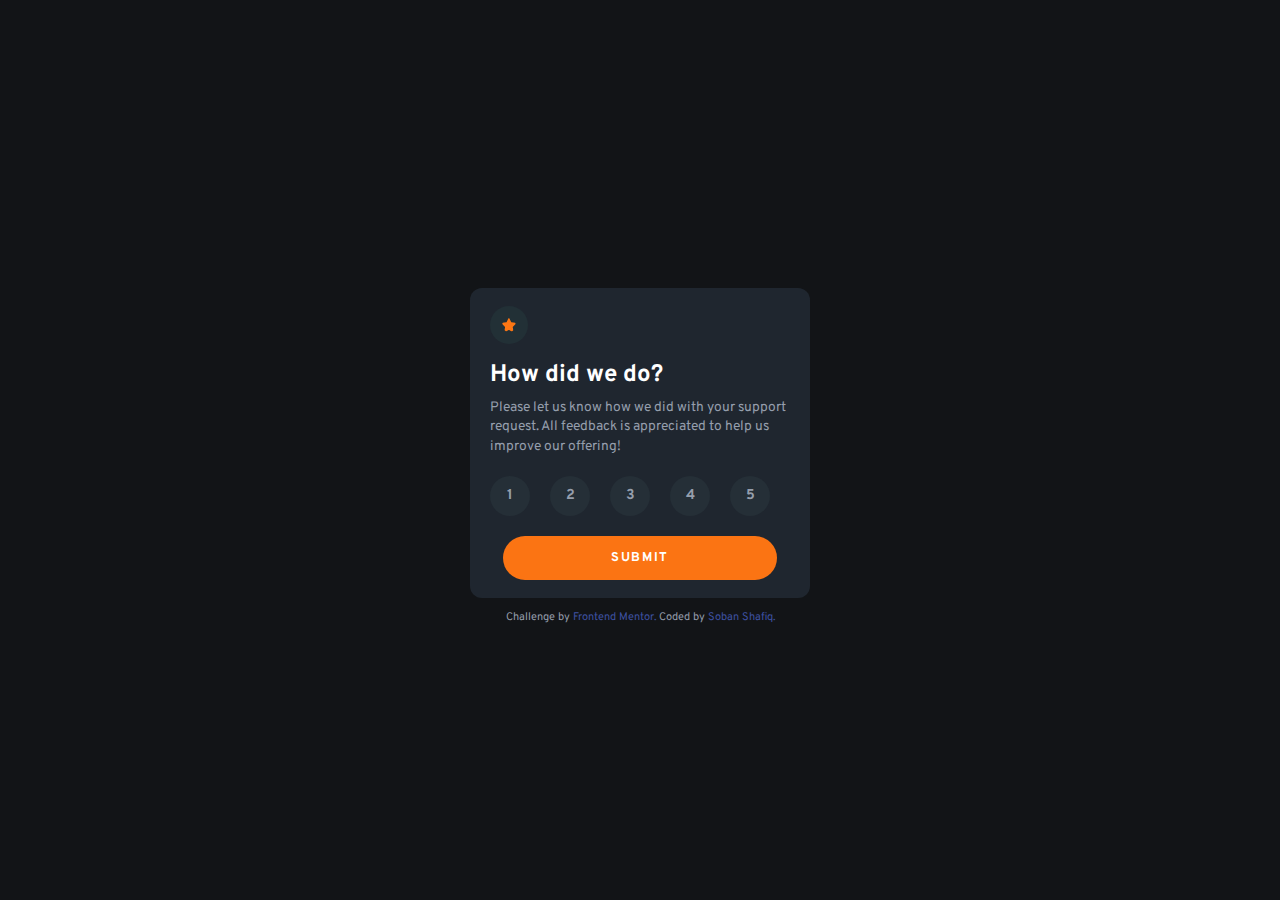
<file: interactive-rating-component/index.html>
<!DOCTYPE html>
<html lang="en">
<head>
  <meta charset="UTF-8">
  <meta name="viewport" content="width=device-width, initial-scale=1.0"> <!-- displays site properly based on user's device -->

  <link rel="icon" type="image/png" sizes="32x32" href="./images/favicon-32x32.png">
  
  <title>Frontend Mentor | Interactive rating component</title>

  <!-- FONTS -->
  <link rel="preconnect" href="https://fonts.googleapis.com">
  <link rel="preconnect" href="https://fonts.gstatic.com" crossorigin>
  <link href="https://fonts.googleapis.com/css2?family=Overpass:wght@100;200;300;400;500;600;700;800;900&display=swap" rel="stylesheet">

  <!-- LINKS -->
  <link rel="stylesheet" href="style.css">
  <style>
    .attribution { font-size: 11px; text-align: center; }
    .attribution a { color: hsl(228, 45%, 44%); }
  </style>
</head>
<body>

  <!-- Rating state start -->

  <div class="box">
    <img src="./images/icon-star.svg" alt="star icon" class="star-icon">
    <div class="text-box">
      <h1 class="heading">How did we do?</h1>
      <p class="message">Please let us know how we did with your support request. All feedback is appreciated to help us improve our offering!</p>
    </div>
    <div class="rating-box">
      <span class="rating rating1">1</span>
      <span class="rating rating2">2</span>
      <span class="rating rating3">3</span>
      <span class="rating rating4">4</span>
      <span class="rating rating5">5</span>
    </div>
    <a href="#" class="button">Submit</a>

  </div>


  <!-- Rating state end -->

  <!-- Thank you state start -->
  
  <div class="thanks-box hidden">

    <img src="./images/illustration-thank-you.svg" alt="illustration" class="illustration">

    <p class="rated-msg">You selected <span class="rated"></span> out of 5</p>

    <h2 class="thanks-text">Thank you!</h2>

    <p class="thanks-msg">We appreciate you taking the time to give a rating. If you ever need more support, 
      don't hesitate to get in touch!</p>
 
</div>
  <!-- Thank you state end -->

  
  <div class="attribution">
    <p>Challenge by <a href="https://www.frontendmentor.io?ref=challenge" target="_blank">Frontend Mentor.</a> Coded by <a href="https://github.com/the-soban">Soban Shafiq.</a></p> 
  </div>

  <script src="./index.js"></script>
</body>
</html>
</file>
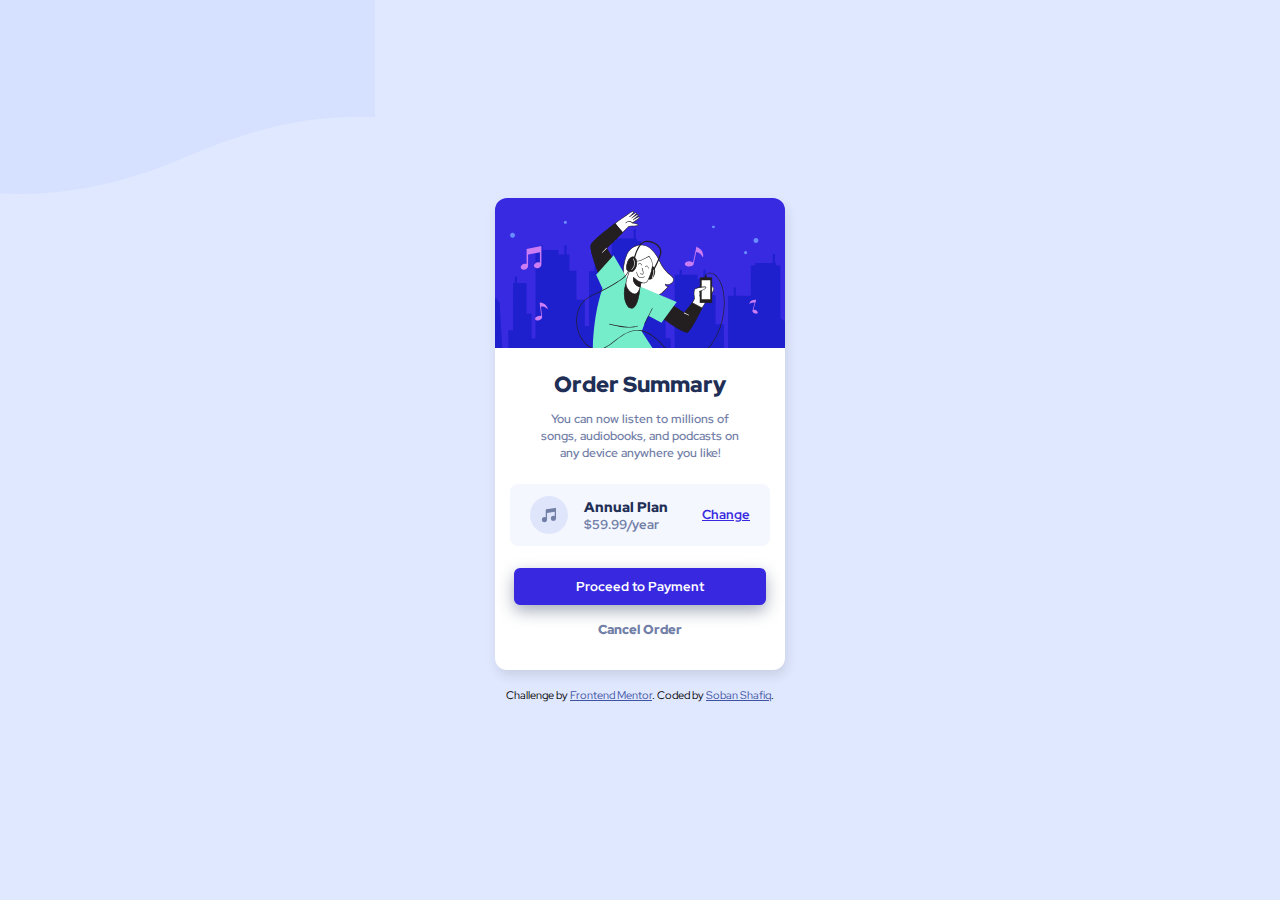
<file: order-summary-component-main/index.html>
<!DOCTYPE html>
<html lang="en">
<head>
  <meta charset="UTF-8">
  <meta name="viewport" content="width=device-width, initial-scale=1.0"> <!-- displays site properly based on user's device -->

  <link rel="icon" type="image/png" sizes="32x32" href="./images/favicon-32x32.png">
  
  <title>Frontend Mentor | Order summary card</title>

  <!-- FONTS -->
  <link rel="preconnect" href="https://fonts.googleapis.com">
  <link rel="preconnect" href="https://fonts.gstatic.com" crossorigin>
  <link href="https://fonts.googleapis.com/css2?family=Red+Hat+Display:wght@300;400;600;700;800;900&display=swap" rel="stylesheet">

  <!-- CSS FILE -->
  <link rel="stylesheet" href="style.css">

  <!-- Feel free to remove these styles or customise in your own stylesheet 👍 -->
  <style>
    .attribution { font-size: 11px; text-align: center; }
    .attribution a { color: hsl(228, 45%, 44%); }
  </style>
</head>
<body>

  <main class="main-box">


    <section class="image-box">
    </section>

    <section class="text-box">
      <h1 class="heading">Order Summary</h1>

      <p class="desc">You can now listen to millions of songs, audiobooks, and podcasts on any 
      device anywhere you like!</p>
    </section>

    <section class="plan-box">
      <img class="plan-icon" src="./images/icon-music.svg" alt="music icon">
      <div class="plan-desc">
        <h3 class="desc-heading">Annual Plan</h3>
        <p class="desc-price">$59.99/year</p>
      </div>
      <a href="#" class="plan-link">Change</a>
    </section>

    <section class="buttons-section">
      <a href="#" class="payment-btn">Proceed to Payment</a>
      <a href="#" class="cancel-btn">Cancel Order</a>
    </section>


  </main>

  
  <div class="attribution">
    Challenge by <a href="https://www.frontendmentor.io?ref=challenge" target="_blank">Frontend Mentor</a>. 
    Coded by <a href="https://www.frontendmentor.io/profile/the-soban">Soban Shafiq</a>.
  </div>

</body>
</html>
</file>
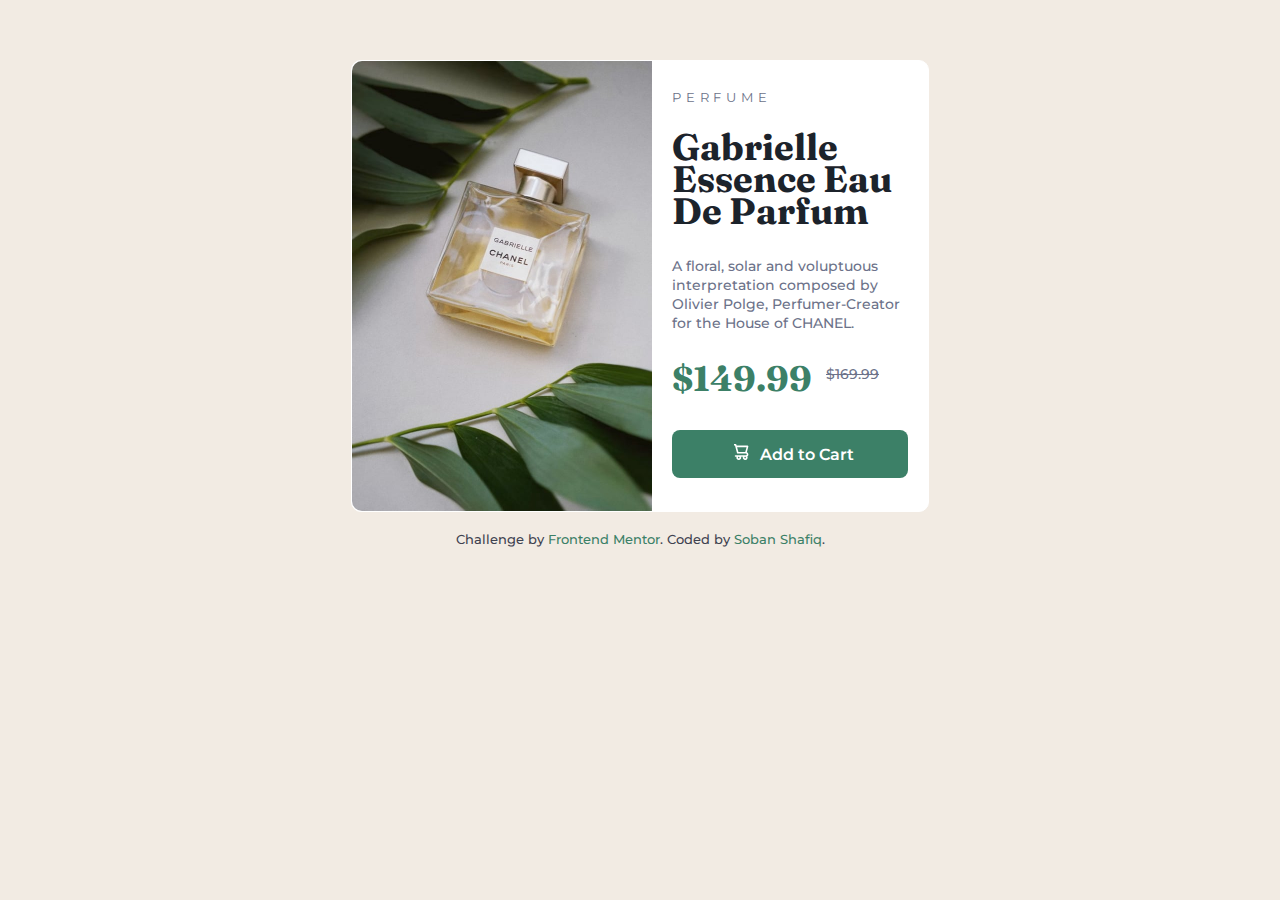
<file: product-preview-card-component-main/index.html>
<!DOCTYPE html>
<html lang="en">
<head>
  <meta charset="UTF-8">
  <meta name="viewport" content="width=device-width, initial-scale=1.0"> <!-- displays site properly based on user's device -->

  <link rel="preconnect" href="https://fonts.googleapis.com">
  <link rel="preconnect" href="https://fonts.gstatic.com" crossorigin>
  <link href="https://fonts.googleapis.com/css2?family=Montserrat:wght@100;200;300;400;500;600;700;800;900&display=swap" rel="stylesheet">

  <link rel="preconnect" href="https://fonts.googleapis.com">
  <link rel="preconnect" href="https://fonts.gstatic.com" crossorigin>
  <link href="https://fonts.googleapis.com/css2?family=Fraunces:wght@100;200;300;400;500;600;700;800;900&display=swap" rel="stylesheet">

  <link rel="icon" type="image/png" sizes="32x32" href="./images/favicon-32x32.png">

  <title>Frontend Mentor | Product preview card component</title>

  <!-- Feel free to remove these styles or customise in your own stylesheet 👍 -->
  <style>
    .attribution { font-size: 11px; text-align: center; }
    .attribution a { color: hsl(228, 45%, 44%); }

    body{
      padding: 0px;
      margin: 0px;
      background-color: hsl(30, 38%, 92%);
    }
    
    #container{
      width: 45%;
      min-width: 44%;
      max-width: 45%;
      display: flex;
      flex-direction: row;
      margin: 60px auto 10px auto;
      border: 1px solid white;
      border-radius: 10px;
      background-color: hsl(0, 0%, 100%);
    }

    .image{
      border-radius: 10px 0px 0px 10px;
      height: 100%;
      width: 300px;

    }

    .product_details{
      padding: 20px;
    }

    .heading{
      font-family: 'Montserrat', sans-serif;
      font-size: 0.8rem;
      font-weight: 400;
      text-transform: uppercase;
      letter-spacing: 0.3rem;
      color: hsl(228, 12%, 48%);
    }

    .title{
      font-family: 'Fraunces';
      font-size: 2.3rem;
      line-height: 2.0rem;
      font-weight: 700;
      color: hsl(212, 21%, 14%);
      margin: 26px auto 30px auto;
    }
    
    .description{
      font-family: 'Montserrat';
      font-size: 14px;
      font-weight: 500;
      line-height: 1.2rem;
      color: hsl(228, 12%, 48%);
      justify-content: left;
    }

    .price{
      display: flex;
      /* flex-direction: column; */
      align-items: center;
      margin-top: 0px;
    }

    .current_price{
      color: hsl(158, 36%, 37%);
      font-family: 'Fraunces';
      font-size: 2.2rem;
      font-weight: 700;
      margin-top: 10px;
    }
    
    .old_price{
      color: hsl(228, 12%, 48%);
      font-family: 'Montserrat';
      font-size: 14px;
      font-weight: 500;
      text-decoration: line-through;
      margin-left: 14px;
    }
    
    .cart_btn>img{
      color: hsl(0, 0%, 100%);
      margin-right: 4px;
    }
    
    .cart_btn{
      background-color: hsl(158, 36%, 37%);
      border: 0px;
      border-radius: 8px;
      margin: 30px auto 10px auto;
      padding: 14px 0;
      width: 100%;
      text-align: center;
      vertical-align:middle;
      transition: 0.2s ease-out all;
    }

    .cart_btn:hover{
      background-color: hsl(158, 50%, 15%);
      cursor: pointer;
    }

    .cart_btn>span{
      color: hsl(0, 0%, 100%);
      font-family: 'Montserrat';
      font-size: 1rem;
      font-weight: 600;
      /* line-height: 0.5rem; */
      position: relative;
      top: 50%;
      left: 3%;
    }
    
    .attribution{
      margin-top: 20px;
      font-family: 'Montserrat';
      font-size: 0.8rem;
      font-weight: 500;
      color: hsl(228, 12%, 28%);
    }

    .attribution>a{
      text-decoration: none;
      color: hsl(158, 36%, 37%);
    }

    @media screen and (max-width: 375px) {
  body {
    background-color: hsl(30, 38%, 92%);
    text-align: center;
    margin: 0;
    padding: 0;
  }

  #container{
    width: 82%;
    min-width: 82%;
    min-height: 545px;
    display: flex;
    flex-direction: column;
    align-items: center;
    /* justify-content: center; */
    margin: 60px auto 0 auto;
  }

  .image{
    /* width: 290px; */
    height: 180px;
    object-fit: cover;
    object-position: center;
    padding: 0;
    border-radius: 10px 10px 0px 0px;
    overflow: hidden;
  }

  .product_details{
    padding: 24px;

  }

  .heading{
    font-family: 'Montserrat', sans-serif;
    font-size: 0.8rem;
    text-align: start;
    font-weight: 500;
    text-transform: uppercase;
    letter-spacing: 0.3rem;
    color: hsl(228, 12%, 48%);
  }
  
  .title{
    text-align: start;
    font-size: 1.7rem;
    line-height: 1.7rem;
    margin: 18px auto 14px auto;
  }
  
  .description{
    text-align: start;
  }

  .current_price{
    font-size: 2.0rem;
    margin-top: 16px;
  }

  .cart_btn{
    margin: 14px auto 0 auto;
  }

  .attribution{
    font-size: 0.7rem;;
  }

}

    

  </style>
</head>
<body>

  <main id="container">
    <img class="image" src="./images/image-product-desktop.jpg" alt="perfume image">

    <div class="product_details">
  <h1 class="heading">Perfume</h1>

  <h2 class="title">Gabrielle Essence Eau De Parfum</h2>
  
      <p class="description">A floral, solar and voluptuous interpretation composed by Olivier Polge, Perfumer-Creator for the House of CHANEL.</p>
  

      <div class="price">
        <span class="current_price">$149.99</span>
        <span class="old_price">$169.99</span>
</div>

<button class="cart_btn"><img src="./images/icon-cart.svg" alt="cart icon"><span>Add to Cart</span></button>
  
</div>  
</main>  
  <div class="attribution">
    Challenge by <a href="https://www.frontendmentor.io?ref=challenge" target="_blank">Frontend Mentor</a>. 
    Coded by <a href="https://www.frontendmentor.io/profile/the-soban" target="_blank">Soban Shafiq</a>.
  </div>

</body>
</html>
</file>
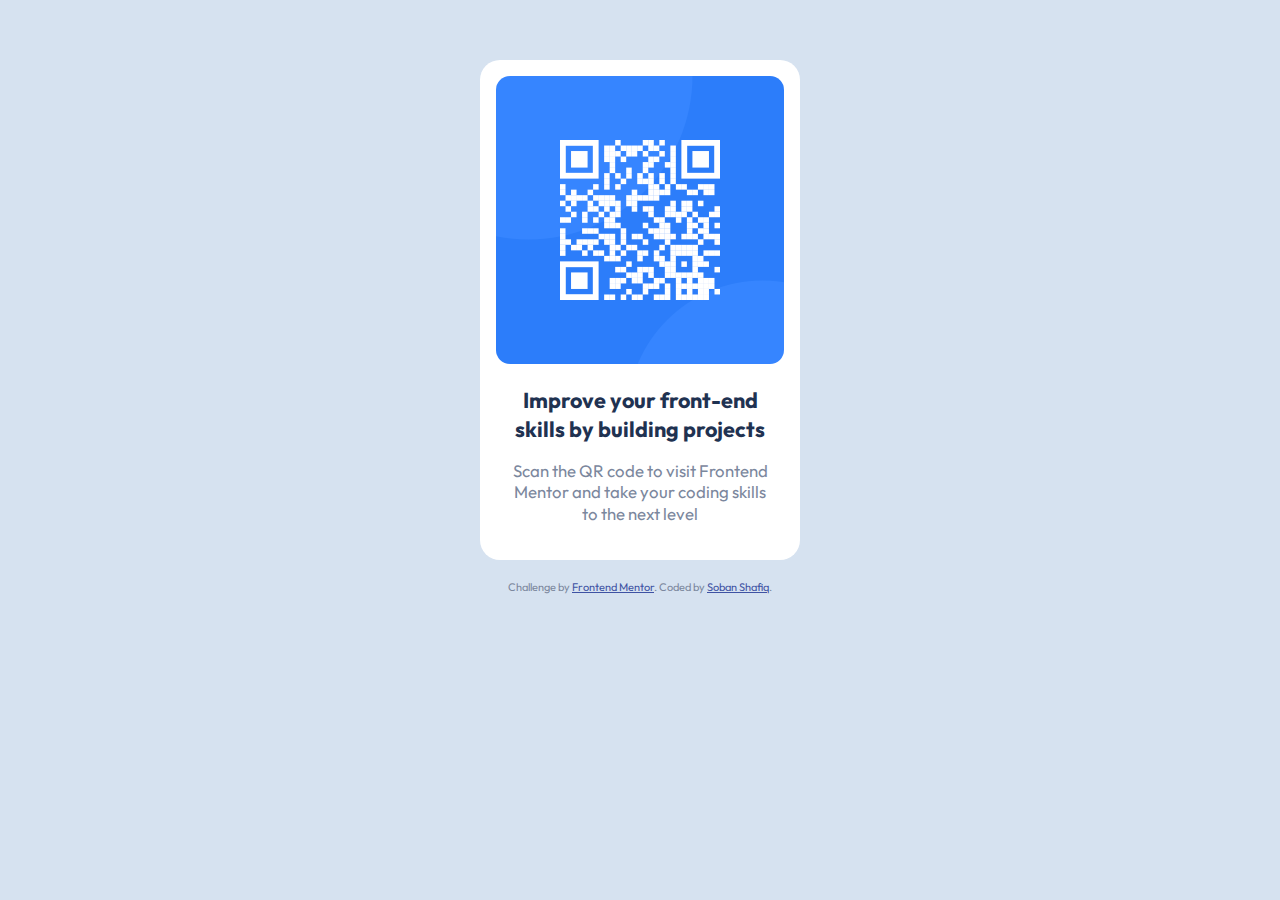
<file: qr-code-component-main/index.html>
<!DOCTYPE html>
<html lang="en">
<head>
  <meta charset="UTF-8">
  <meta name="viewport" content="width=device-width, initial-scale=1.0"> <!-- displays site properly based on user's device -->

  <link rel="icon" type="image/png" sizes="32x32" href="./images/favicon-32x32.png">
  <link rel="stylesheet" href="style.css">

  <!-- Add Fonts -->
  <link rel="preconnect" href="https://fonts.googleapis.com">
  <link rel="preconnect" href="https://fonts.gstatic.com" crossorigin>
  <link href="https://fonts.googleapis.com/css2?family=Outfit:wght@100;200;300;400;500;600;700;800;900&display=swap" rel="stylesheet">

  
  <title>Frontend Mentor | QR code component</title>

  <!-- Feel free to remove these styles or customise in your own stylesheet 👍 -->
  <style>
    .attribution { font-size: 11px; text-align: center; }
    .attribution a { color: hsl(228, 45%, 44%); }
  </style>
</head>
<body>

  <main class="wrapper">
    <img class="qr-image" src="./images/image-qr-code.png" alt="QR Code">
    <div class="text-box">
      <h3 class="heading">Improve your front-end skills by building projects</h3>
      <p class="info">Scan the QR code to visit Frontend Mentor and take your coding skills to the next level</p>
    </div>
  </main>

   <div class="attribution">
    Challenge by <a href="https://www.frontendmentor.io?ref=challenge" target="_blank">Frontend Mentor</a>. 
    Coded by <a href="#">Soban Shafiq</a>.
 </div> 
</body>
</html>
</file>
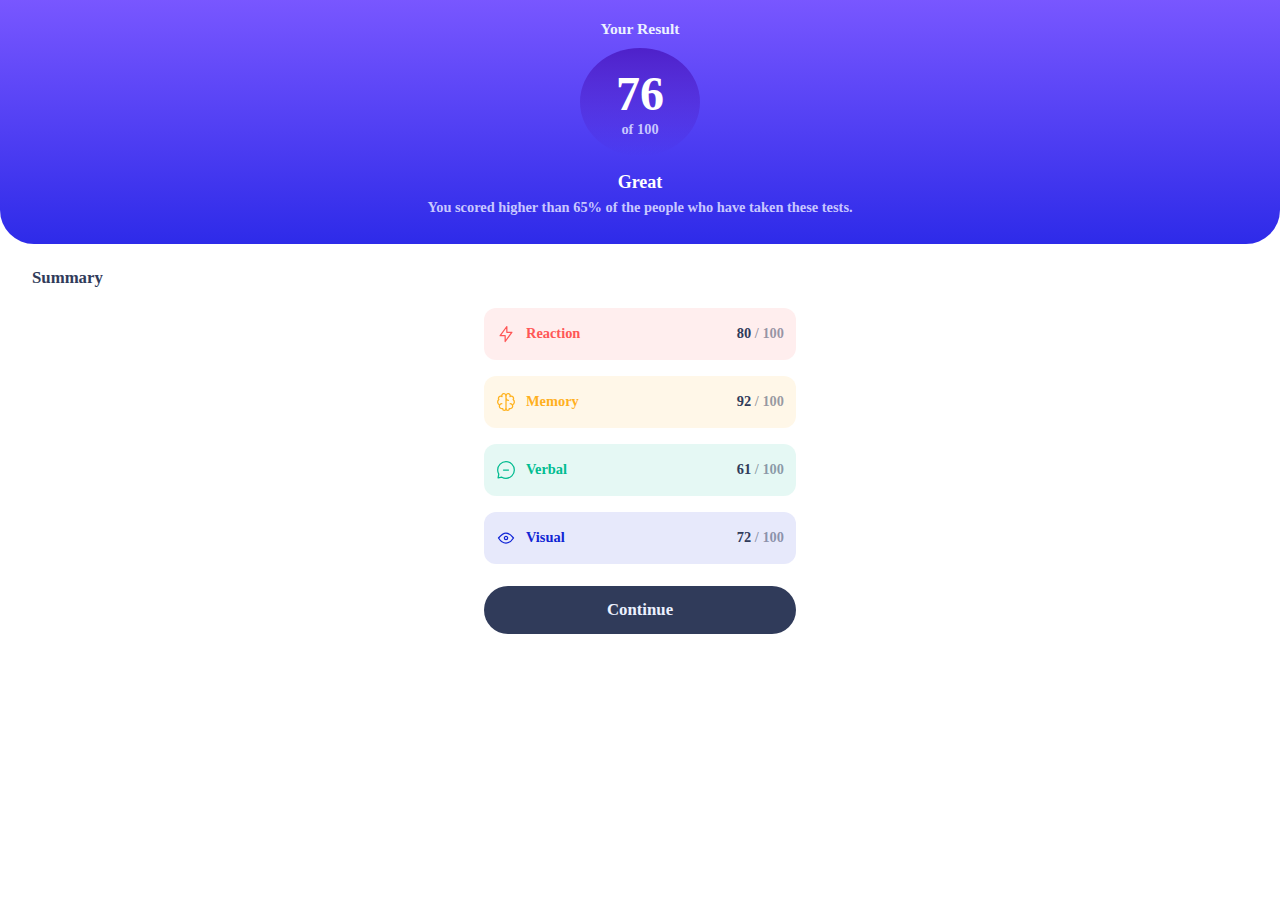
<file: results-summary-component-main/index.html>
<!DOCTYPE html>
<html lang="en">
<head>
  <meta charset="UTF-8">
  <meta name="viewport" content="width=device-width, initial-scale=1.0"> <!-- displays site properly based on user's device -->

  <link rel="icon" type="image/png" sizes="32x32" href="./assets/images/favicon-32x32.png">
  
  <title>Frontend Mentor | Results summary component</title>

  <link rel="stylesheet" href="style.css">

  <!-- Feel free to remove these styles or customise in your own stylesheet 👍 -->
  <style>
    .attribution { font-size: 11px; text-align: center; }
    .attribution a { color: hsl(228, 45%, 44%); }
  </style>
</head>
<body>
 <main class="main-box">
  <div class="upper-box">
    <p class="result-heading">Your Result</p>
    <div class="circle">
    <span>76</span>
    <span>of 100</span>
  </div>

  <p class="great-heading">Great</p>
  <p class="info-text">You scored higher than 65% of the people who have taken these tests.</p>
  </div>

  <div class="lower-box">
    <h3 class="summary-heading">Summary</h3>

    <div class="score-box score-box1">
      <div class="left-box left-box1">
        <img src="./assets/images/icon-reaction.svg" class="icon"><p class="type">Reaction</p>
      </div>
      <p class="score">80 <span>/ 100</span></p>
    </div>

    <div class="score-box score-box2">
      <div class="left-box left-box2">
        <img src="./assets/images/icon-memory.svg" class="icon"><p class="type">Memory</p>
      </div>
      <p class="score">92 <span>/ 100</span></p>
    </div>

    <div class="score-box score-box3">
      <div class="left-box left-box3">
        <img src="./assets/images/icon-verbal.svg" class="icon"><p class="type">Verbal</p>
      </div>
      <p class="score">61 <span>/ 100</span></p>
    </div>

    <div class="score-box score-box4">
      <div class="left-box left-box4">
        <img src="./assets/images/icon-visual.svg" class="icon"><p class="type">Visual</p>
      </div>
      <p class="score">72 <span>/ 100</span></p>
    </div>

      <a class="button">Continue</a>
  
  </div>
  
  
</main>

  <!-- <div class="attribution">
    Challenge by <a href="https://www.frontendmentor.io?ref=challenge" target="_blank">Frontend Mentor</a>. 
    Coded by <a href="#">Your Name Here</a>.
  </div> -->

</body>
</html>
</file>
<file: interactive-rating-component/style.css>
*{
    margin: 0;
    padding: 0;
    box-sizing: border-box;
}

body{
    font-family: 'Overpass';
    background-color: hsl(216, 12%, 8%);

    min-height: 100vh;
    display: flex;
    flex-direction: column;
    align-items: center;
    justify-content: center;

}

html{
    font-style: 12px;
}

.box{
    background: hsl(213, 19%, 18%);
    background: #1F262F;

    display: flex;
    flex-direction: column;
    align-items: center;
    justify-content: center;
    
    margin: 12px 30px;
    padding: 18px 20px;

    border-radius: 12px;
}

.box:first-child{
    align-items: flex-start;
    justify-content: flex-start;
}

.star-icon{
    background-color: rgba(77, 77, 77,.4);
    background-color: #223036;
    padding: 12px;

    height: 38px;
    width: 38px;
    border-radius: 50%;

    margin-bottom: 16px;
}

.text-box{
    margin-bottom: 20px;
}

.text-box h1{
    font-size: 1.5rem;

    color: hsl(0, 0%, 100%);
    margin-bottom: 8px;
}

.text-box p{
    font-size: 0.86rem;
    line-height: 1.2rem;

    color: hsl(217, 12%, 63%);
}

.rating-box{
    display: flex;
    justify-content: center;
    align-items: center;

    margin-bottom: 20px;
}

.rating{
    color: hsl(217, 12%, 63%);
    /* background-color: hsla(0, 0%, 34%, 0.3); */
    background-color: #252F37;

    display: flex;
    justify-content: center;
    align-items: center;
    font-size: 0.9rem;
    font-weight: 700;

    height: 40px;
    width: 40px;

    border-radius: 55%;
    padding: 2px;
    margin: 0px 10px;

    transition: all 0.2s;
}

.rating:hover{
    color: hsl(0, 0%, 100%);
    background-color: hsl(25, 97%, 53%);
}

.active{
    color: hsl(0, 0%, 100%);
    background-color: hsl(217, 12%, 63%);
}

.rating:first-of-type{
    margin: 0px 10px 0px 0px;
}

.rating:last-of-type{
    margin: 0px 0px 0px 10px;
}

.button{
    color: hsl(0, 0%, 100%);
    background-color: hsl(25, 97%, 53%);
    
    text-decoration: none;
    text-transform: uppercase;
    letter-spacing: 0.1rem;
    font-size: 0.8rem;
    font-weight: 700;

    margin: 0 auto;
    padding: 14px 108px;

    border-radius: 50px;

    transition: all 0.2s;
}

.button:hover{
    color: hsl(25, 97%, 53%);
    background-color: hsl(0, 0%, 100%);
}

.thanks-box{
    background: hsl(213, 19%, 18%);
    background: #1F262F;

    display: flex;
    flex-direction: column;
    align-items: center;
    justify-content: center;
    
    margin: 12px 30px;
    padding: 18px 20px;

    border-radius: 12px;
}

.illustration{
    width: 60%;

    margin-bottom: 20px;
}

.rated-msg{
    background-color: rgba(77, 77, 77,.4);
    color: hsl(25, 97%, 53%);

    padding: 4px 8px;
    font-size: 0.8rem;

    border-radius: 20px;
}

.thanks-text{
    font-size: 1.5rem;

    color: hsl(0, 0%, 100%);
    margin: 12px 0px 8px;
}

.thanks-msg{
    font-size: 0.86rem;
    line-height: 1.2rem;
    text-align: center;

    color: hsl(217, 12%, 63%);
}

.hidden{
    display: none;
}

.attribution p{
    color: hsl(217, 12%, 63%);
}

.attribution p a{
    text-decoration: none;
}


@media only screen and (min-width: 280px) and (max-width: 1300px){
    .box{
        width: 340px;
        min-width: 280px;
    }

    .thanks-box{
        margin: 12px 30px;
        padding: 18px 20px;
        width: 340px;
        min-width: 320px;
    }
}


@media only screen and (min-width: 1300px){
    .box{
        width: 340px;
        min-width: 320px;
    }

    .thanks-box{
        margin: 12px 30px;
        padding: 18px 20px;
        width: 340px;
        min-width: 320px;
    }
}
</file>
<file: order-summary-component-main/style.css>
*{
    margin: 0;
    padding: 0;
    box-sizing: border-box;
}

body{
    font-family: 'Red Hat Display';
    min-height: 100vh;
    display: flex;
    flex-direction: column;
    align-items: center;
    justify-content: center;

    background: url(./images/pattern-background-mobile.svg);
    background-repeat: no-repeat;
    background-color: hsl(225, 100%, 94%);
}

html{
    font-size: 12px;
}

.main-box{
    display: flex;
    flex-direction: column;
    align-items: center;
    justify-content: center;

    width: 290px;
    max-width: 322px;
    border-radius: 12px;

    background-color: hsl(0, 0%, 100%);
    box-shadow: 2px 6px 12px rgba(0, 0, 0, 0.1);

    overflow-x: hidden;
    overflow-y: hidden;

}

.image-box{
    width: 100%;
    height: 150px;
    
    background: url(./images/illustration-hero.svg);
    background-size: cover;
    background-position: center;
    background-repeat: no-repeat;

}

.text-box{
    margin: 22px 0px;
}

.heading{
    text-align: center;
    font-size: 1.8rem;
    font-weight: 900;

    color: hsl(223, 47%, 23%);
    margin-bottom: 12px;
}

.desc{
    font-size: 1rem;
    font-weight: 600;
    line-height: 1.4rem;
    
    text-align: center;
    padding: 0px 46px;

    color:  hsl(224, 23%, 55%);
}

.plan-box{
    display: flex;
    align-items: center;
    justify-content: flex-start;

    border-radius: 8px;
    padding: 12px 20px;
    margin-bottom: 22px;

    background-color: hsl(225, 100%, 98%);
}

.plan-icon{
    width: 38px;
}

.plan-desc{
    margin: 0px 34px 0px 16px;
}

.desc-heading{
    font-size: 1.2rem;
    font-weight: 900;

    color: hsl(223, 47%, 23%);
}

.desc-price{
    font-size: 1.1rem;
    font-weight: 700;

    color: hsl(224, 23%, 55%);
}

.plan-link{
    font-size: 1.1rem;
    font-weight: 700;

    color: hsl(245, 75%, 52%);

    transition: all 0.2s;
}

.plan-link:hover{
    color: hsl(245, 75%, 52%, 0.6);
    text-decoration: none;
}

.buttons-section{
    display: flex;
    flex-direction: column;
    align-items: center;
    justify-content: center;
}

.payment-btn{
    font-size: 1.1rem;
    font-weight: 700;

    text-decoration: none;

    padding: 10px 62px;
    border-radius: 6px;
    
    background-color: hsl(245, 75%, 52%);
    color: white;
    box-shadow: 0px 6px 16px hsl(223, 47%, 23%, 0.4);

    transition: all 0.2s;
}

.payment-btn:hover{
    background-color: hsl(245, 75%, 52%, 0.6);
}

.cancel-btn{
    margin: 16px 0px 32px;

    font-size: 1.1rem;
    font-weight: 900;
    text-decoration: none;

    color: hsl(224, 23%, 55%);

    transition: all 0.2s;
}

.cancel-btn:hover{
    color: hsl(223, 47%, 23%);
}

.attribution{
    margin-top: 18px;
}

@media only screen and (min-width: 1360px){
    
    body{
        background: url(./images/pattern-background-desktop.svg);
        background-repeat: no-repeat;
        background-size: contain;
        background-color: hsl(225, 100%, 94%);
    }

    .main-box{
        width: 340px;
    }

    .image-box{
        height: 160px;
    }

    .text-box{
        margin: 32px 0px 22px;
    }

    .plan-box{
        margin-bottom: 28px;
    }

    .cancel-btn{
        margin: 20px 0px 40px;
    }

}
</file>
<file: qr-code-component-main/style.css>
*{
    margin: 0;
    padding: 0;
    box-sizing: border-box;
}

body{
    font-family: 'Outfit', sans-serif;
    background-color: hsl(212, 45%, 89%);
    /* display: grid; 
    place-content: center;  */
}

html{
    font-size: 16px;
}

.wrapper{
    background-color: hsl(0, 0%, 100%);
    width: 330px;
    height: auto;
    margin: 0 auto;
    border-radius: 20px;
    overflow: hidden;
    margin-top: 34px;
}

.wrapper img{
    width: 100%;
    padding: 16px;
    border-radius: 28px;
}

.text-box{
    padding: 0px 16px;
    margin: 10px auto 0;
    display: flex;
    flex-direction: column;
    justify-content: center;
    align-items: center;
}

.text-box h3{
    color: hsl(218, 44%, 22%);
    font-size: 1.5rem;
    font-weight: 700;
    line-height: 1.9rem;
    text-align: center;
}

.text-box p{
    color: hsl(220, 15%, 55%);
    margin: 16px 0px 30px;
    text-align: center;
    font-weight: 400;
    font-size: 1.2rem;
}

.attribution{
    color: hsl(220, 15%, 55%);
    margin-top: 20px;
}

.attribution a{
    color: hsl(218, 44%, 22%);
}

@media only screen and (min-width: 1200px){
    
    html{
        font-size: 24px;
    }

    .wrapper{
        width: 320px;
        height: 500px;
        margin: 0 auto;
        border-radius: 20px;
        overflow: hidden;
        margin-top: 60px;
    }

    .wrapper img{
        width: 100%;
        padding: 16px;
        border-radius: 30px;
    }

    .text-box{
        margin: 0px auto 0;
    }

    .text-box h3{
        color: hsl(218, 44%, 22%);
        font-size: 0.9rem;
        line-height: 1.2rem;
        font-weight: 700;
        text-align: center;
        padding: 0px 8px;
    }

    .text-box p{
        color: hsl(220, 15%, 55%);
        margin: 16px 0px 50px;
        padding: 0px 10px 0px;
        text-align: center;
        font-size: 0.7rem;
        font-weight: 400;
        line-height: 0.9rem;
    }

}
</file>
<file: results-summary-component-main/style.css>
*{
    margin: 0;
    padding: 0;
    box-sizing: border-box; 
}

body{
    font-family: 'Hanken Grotesk';
}

html{
    font-size: 12px;
}

.main-box{

}

.upper-box{
    display: flex;
    flex-direction: column;
    align-items: center;
    justify-content: center;

    background: linear-gradient(hsl(252, 100%, 67%), hsl(241, 81%, 54%));
    width: 100%;
    border: 0px solid black;
    border-radius: 0px 0px 34px 34px;
}

.result-heading{
    font-size: 1.3rem;
    font-weight: 700;
    margin: 20px 0px 10px;
    color: hsl(221, 100%, 96%);
}

.upper-box div{   /* .circle   */
    width: 120px;
    padding: 18px;

    display: inline-flex;
    flex-direction: column;
    align-items: center;
    justify-content: center;
    background: linear-gradient(hsla(256, 72%, 46%, 1), hsla(241, 72%, 46%, 0));

    border-radius: 50%;
}

.upper-box>div>span{
    font-size: 1.2rem;
    font-weight: 600;
    color: hsl(241, 100%, 89%);
}
.upper-box>div>span:first-of-type{
    font-size: 4rem;
    font-weight: 800;
    color: white;
}

.great-heading{
    font-size: 1.5rem;
    font-weight: 700;
    
    color: hsl(0, 0%, 100%);
    
    margin-top: 16px;
    text-align: center;
}

.info-text{
    font-size: 1.2rem;
    font-weight: 600;
    line-height: 1.4rem;
    text-align: center;
    color: hsl(241, 100%, 89%);

    padding: 0px 54px;
    margin-top: 6px;
    margin-bottom: 28px;

}

.summary-heading{
    font-size: 1.4rem;
    font-weight: 800;

    color: hsl(224, 30%, 27%);

    margin: 24px 0px 12px 32px;
}

.lower-box{
    display: flex;
    flex-direction: column;
    /* align-items: center; */
    justify-content: center;

    
}

.score-box{
    display: flex;
    justify-content: space-between;
    align-items: center;

    width: 312px;
    padding: 16px 0px;
    margin: 8px auto;

    border-radius: 12px;
}

.score{
    font-size: 1.2rem;
    font-weight: 700;

    color: hsl(224, 30%, 27%);

    margin-right: 12px;
}

.score span{
    color: hsl(224, 30%, 27%, 0.5);
}

.left-box{
    display: flex;
    justify-content: space-evenly;
    align-items: center;

    margin-left: 12px;
}

.left-box p{
    font-size: 1.2rem;
    font-weight: 700;

    margin-left: 10px;
}

.left-box1 p{
    color: hsl(0, 100%, 67%);
}

.score-box1{
    background-color: hsla(0, 100%, 67%, 0.1);
}

.left-box2 p{
    color: hsl(39, 100%, 56%);
}

.score-box2{
    background-color: hsl(39, 100%, 56%, 0.1);
}

.left-box3 p{
    color: hsl(166, 100%, 37%);
}

.score-box3{
    background-color: hsl(166, 100%, 37%, 0.1);
}

.left-box4 p{
    color: hsl(234, 85%, 45%);
}

.score-box4{
    background-color: hsl(234, 85%, 45%, 0.1);
}

.button{
    font-size: 1.4rem;
    font-weight: 700;

    color: hsl(221, 100%, 96%);
    background: hsl(224, 30%, 27%);
    
    width: 312px;
    margin: 14px auto 18px;
    padding: 14px 20px;
    text-align: center;
    
    border-radius: 32px;
}

.button:hover{
    background: linear-gradient(hsl(252, 100%, 67%), hsl(241, 81%, 54%));
    cursor: pointer;
}


@media only screen and (min-width: 1366px){


    .main-box{
        display: flex;
        justify-content: center;
        align-items: center;

        margin-top: 22vh;
    }
    
    .upper-box{
        width: 25%;
        height: 400px;
        
        position: relative;
        border-radius: 34px;
        left: 2%;
        
        box-shadow: -6px 10px 14px 4px hsl(224, 30%, 27%, 0.08);
    }

    .result-heading{
        font-size: 1.6rem;
        font-weight: 600;
        color: hsl(221, 100%, 96%);
        
        margin: 36px 0px 30px;
    }
    
    .upper-box div{   /* .circle   */
            width: 184px;
            padding: 44px;
    }

    .upper-box>div>span{
        font-size: 1.4rem;
        font-weight: 500;
        color: hsl(241, 100%, 89%);
    }
    .upper-box>div>span:first-of-type{
        font-size: 5rem;
        font-weight: 800;
        color: white;
    }

    .great-heading{
        font-size: 1.8rem;
        font-weight: 600;

        margin-top: 10px;
    }

    .info-text{
        line-height: 1.5rem;
    }
    
    .summary-heading{
        margin: 12px 0px 4px 0px;
    }

    .lower-box{
        /* background-color: #eeeeff; */
        height: 400px;
        
        padding: 28px 28px 28px 52px;
        border-radius: 0px 34px 34px 0px;
        
        box-shadow: 8px 10px 14px 4px hsl(224, 30%, 27%, 0.07);
    }

    .button{
        margin: 4px auto 18px;
    }
}
</file>
